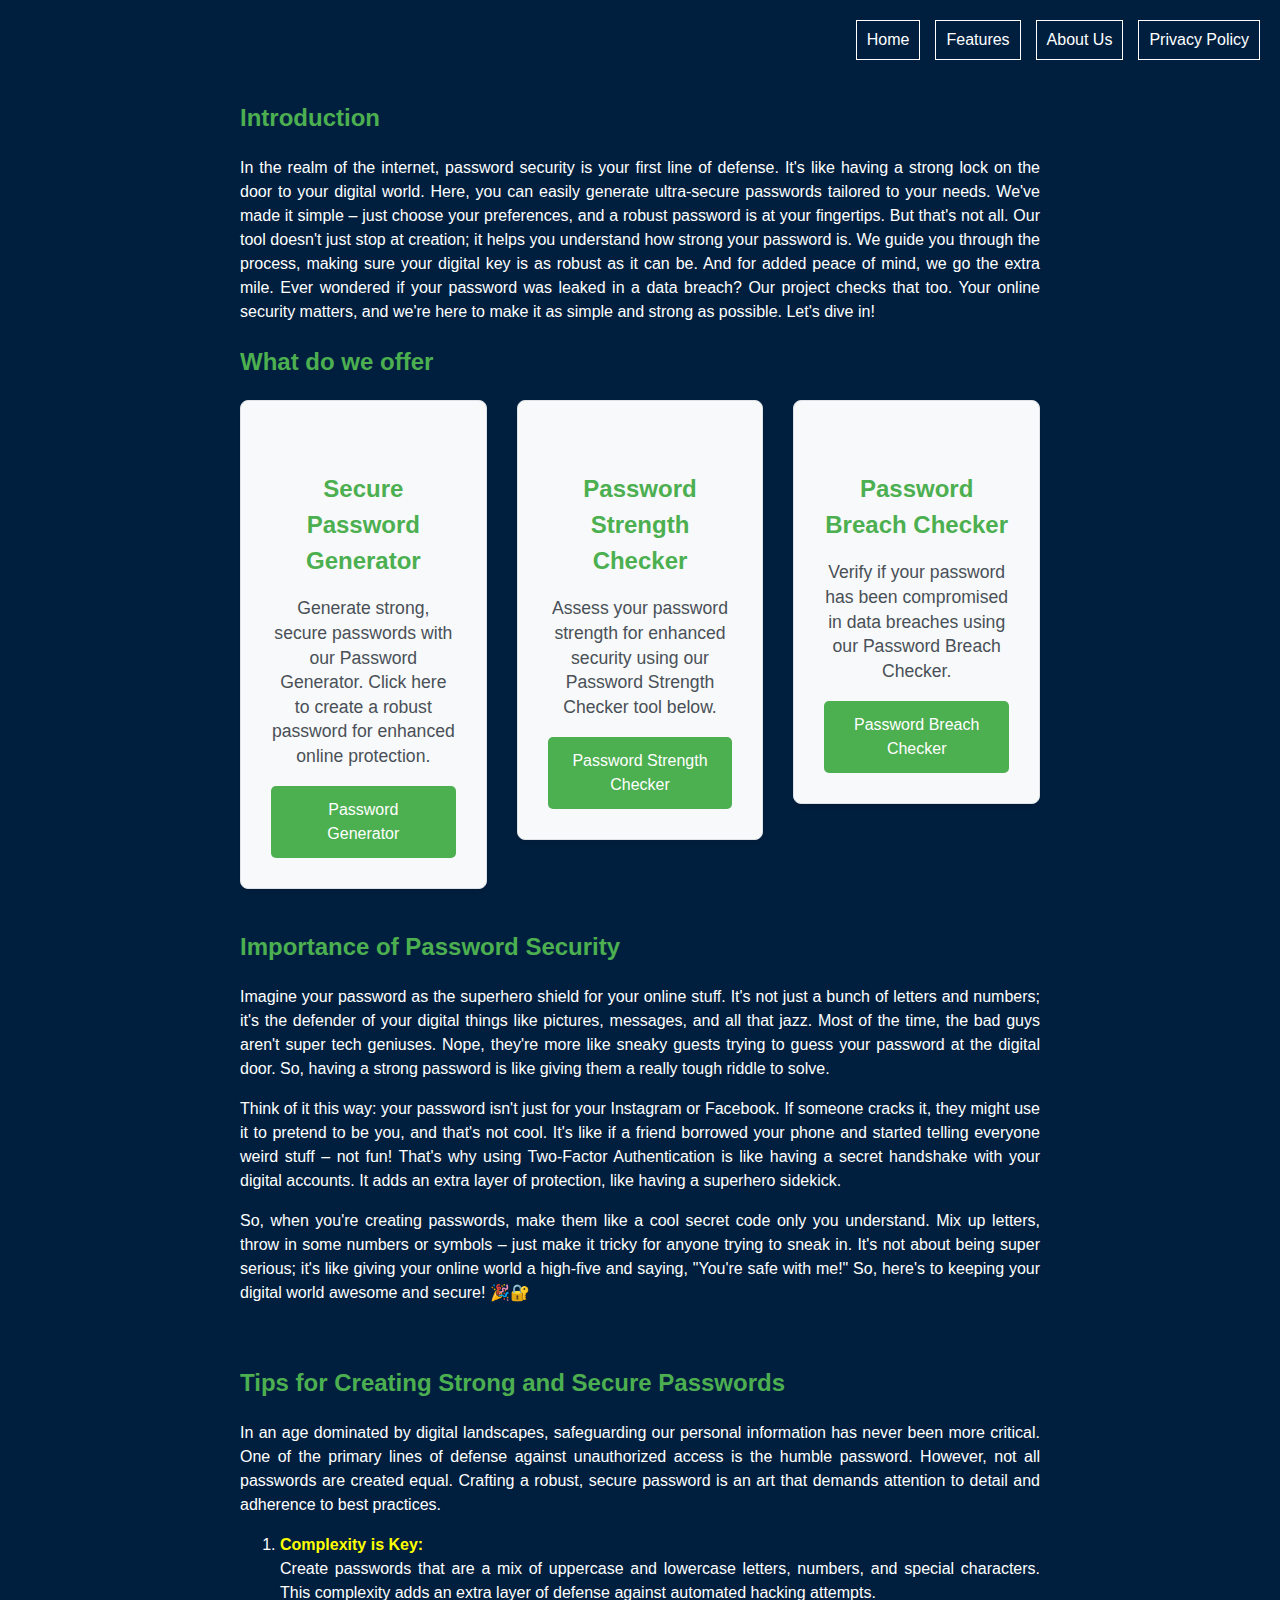
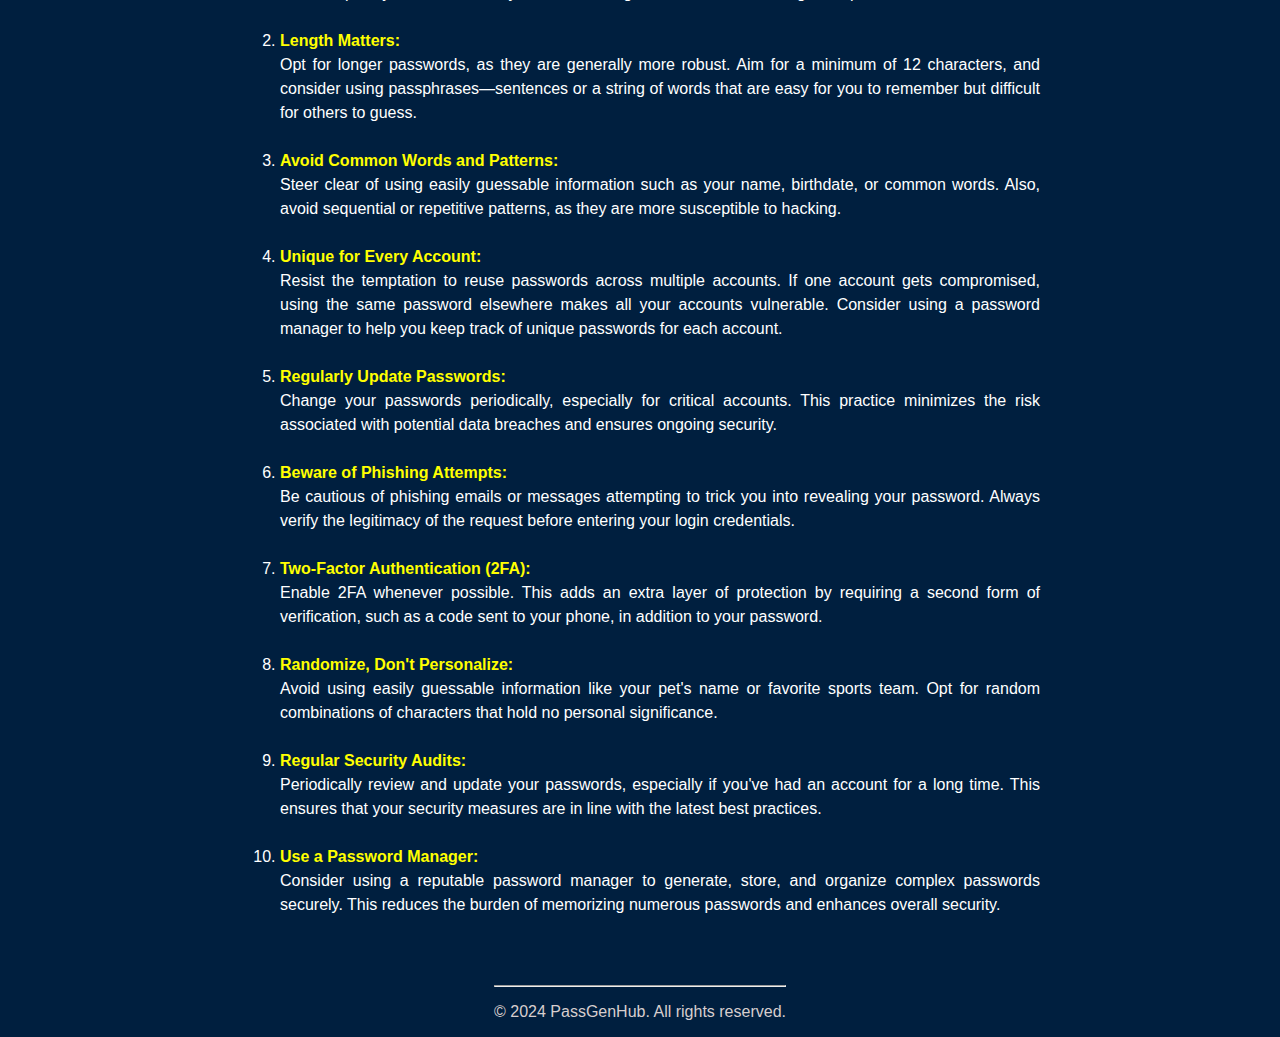
<file: index.html>
<!DOCTYPE html>
<html lang="en">
<head>
    <meta charset="UTF-8">
    <meta name="viewport" content="width=device-width, initial-scale=1.0">
    <link rel="stylesheet" href="home.css">
    <link rel="icon" href="img/home.png" type="image/png">
    <title>Passgen Protector</title>
</head>
<body>
   
    <nav>
        <ul>
            <li><a href="#">Home</a></li>
            <li><a href="features.html">Features</a></li>
            <li><a href="about.html">About Us</a></li>
            <li><a href="privacy.html">Privacy Policy</a></li>
        </ul>
    </nav>

    <section id="starter">
        <h2>Introduction</h2>
        <p>In the realm of the internet, password security is your first line of defense. It's like having a strong lock on the door to your digital world. Here, you can easily generate ultra-secure passwords tailored to your needs. We've made it simple – just choose your preferences, and a robust password is at your fingertips. But that's not all. Our tool doesn't just stop at creation; it helps you understand how strong your password is. We guide you through the process, making sure your digital key is as robust as it can be. And for added peace of mind, we go the extra mile. Ever wondered if your password was leaked in a data breach? Our project checks that too. Your online security matters, and we're here to make it as simple and strong as possible. Let's dive in!</p>

        <h2>What do we offer</h2>
        <div id="offers" class="row mt-2">
            <div class="col-md-4">
                <div class="card">
                    <div class="card-body">
                        <h5 class="card-title">Secure Password Generator</h5>
                        <p class="card-text">Generate strong, secure passwords with our Password Generator. Click here to create a robust password for enhanced online protection.</p>
                        <a href="pw generator.html" class="btn btn-primary">Password Generator</a>
                    </div>
                </div>
            </div>
            <div class="col-md-4">
                <div class="card">
                    <div class="card-body">
                        <h5 class="card-title">Password Strength Checker</h5>
                        <p class="card-text">Assess your password strength for enhanced security using our Password Strength Checker tool below.</p>
                        <a href="checker.html" class="btn btn-primary">Password Strength Checker</a>
                    </div>
                </div>
            </div>
            <div class="col-md-4">
                <div class="card"> 
                    <div class="card-body">
                        <h5 class="card-title">Password Breach Checker</h5>
                        <p class="card-text">Verify if your password has been compromised in data breaches using our Password Breach Checker. </p>
                        <a href="checker.html" class="btn btn-primary">Password Breach Checker</a>
                    </div>
                </div>
            </div>
        </div>
        
        <h2>Importance of Password Security</h2>
        <p>Imagine your password as the superhero shield for your online stuff. It's not just a bunch of letters and numbers; it's the defender of your digital things like pictures, messages, and all that jazz. Most of the time, the bad guys aren't super tech geniuses. Nope, they're more like sneaky guests trying to guess your password at the digital door. So, having a strong password is like giving them a really tough riddle to solve.</p>

           <p>Think of it this way: your password isn't just for your Instagram or Facebook. If someone cracks it, they might use it to pretend to be you, and that's not cool. It's like if a friend borrowed your phone and started telling everyone weird stuff – not fun! That's why using Two-Factor Authentication is like having a secret handshake with your digital accounts. It adds an extra layer of protection, like having a superhero sidekick. </p>
            
           <p> So, when you're creating passwords, make them like a cool secret code only you understand. Mix up letters, throw in some numbers or symbols – just make it tricky for anyone trying to sneak in. It's not about being super serious; it's like giving your online world a high-five and saying, "You're safe with me!" So, here's to keeping your digital world awesome and secure! 🎉🔐</p>
        <br>
        <h2>Tips for Creating Strong and Secure Passwords</h2>
        <p><p>In an age dominated by digital landscapes, safeguarding our personal information has never been more critical. One of the primary lines of defense against unauthorized access is the humble password. However, not all passwords are created equal. Crafting a robust, secure password is an art that demands attention to detail and adherence to best practices.</p></p>

       
        <ol>
            <li><strong class="yellow-text">Complexity is Key:</strong> <br> Create passwords that are a mix of uppercase and lowercase letters, numbers, and special characters. This complexity adds an extra layer of defense against automated hacking attempts.</li> <br>

            <li><strong class="yellow-text">Length Matters:</strong> <br> Opt for longer passwords, as they are generally more robust. Aim for a minimum of 12 characters, and consider using passphrases—sentences or a string of words that are easy for you to remember but difficult for others to guess.</li> <br>

            <li><strong class="yellow-text">Avoid Common Words and Patterns:</strong> <br> Steer clear of using easily guessable information such as your name, birthdate, or common words. Also, avoid sequential or repetitive patterns, as they are more susceptible to hacking.</li> <br>

            <li><strong class="yellow-text">Unique for Every Account:</strong> <br> Resist the temptation to reuse passwords across multiple accounts. If one account gets compromised, using the same password elsewhere makes all your accounts vulnerable. Consider using a password manager to help you keep track of unique passwords for each account.</li> <br>

            <li><strong class="yellow-text">Regularly Update Passwords:</strong> <br> Change your passwords periodically, especially for critical accounts. This practice minimizes the risk associated with potential data breaches and ensures ongoing security.</li> <br>

            <li><strong class="yellow-text">Beware of Phishing Attempts:</strong> <br> Be cautious of phishing emails or messages attempting to trick you into revealing your password. Always verify the legitimacy of the request before entering your login credentials.</li> <br>

            <li><strong class="yellow-text">Two-Factor Authentication (2FA):</strong> <br> Enable 2FA whenever possible. This adds an extra layer of protection by requiring a second form of verification, such as a code sent to your phone, in addition to your password.</li> <br>

            <li><strong class="yellow-text">Randomize, Don't Personalize:</strong> <br> Avoid using easily guessable information like your pet's name or favorite sports team. Opt for random combinations of characters that hold no personal significance.</li> <br>

            <li><strong class="yellow-text">Regular Security Audits:</strong> <br> Periodically review and update your passwords, especially if you've had an account for a long time. This ensures that your security measures are in line with the latest best practices.</li> <br>

            <li><strong class="yellow-text">Use a Password Manager:</strong> <br> Consider using a reputable password manager to generate, store, and organize complex passwords securely. This reduces the burden of memorizing numerous passwords and enhances overall security.</li> <br>
        </ol>
    </section>

    <footer> 
      <hr>  <p>&copy; 2024 PassGenHub. All rights reserved.</p>
    </footer>


</body>
</html>
</file>
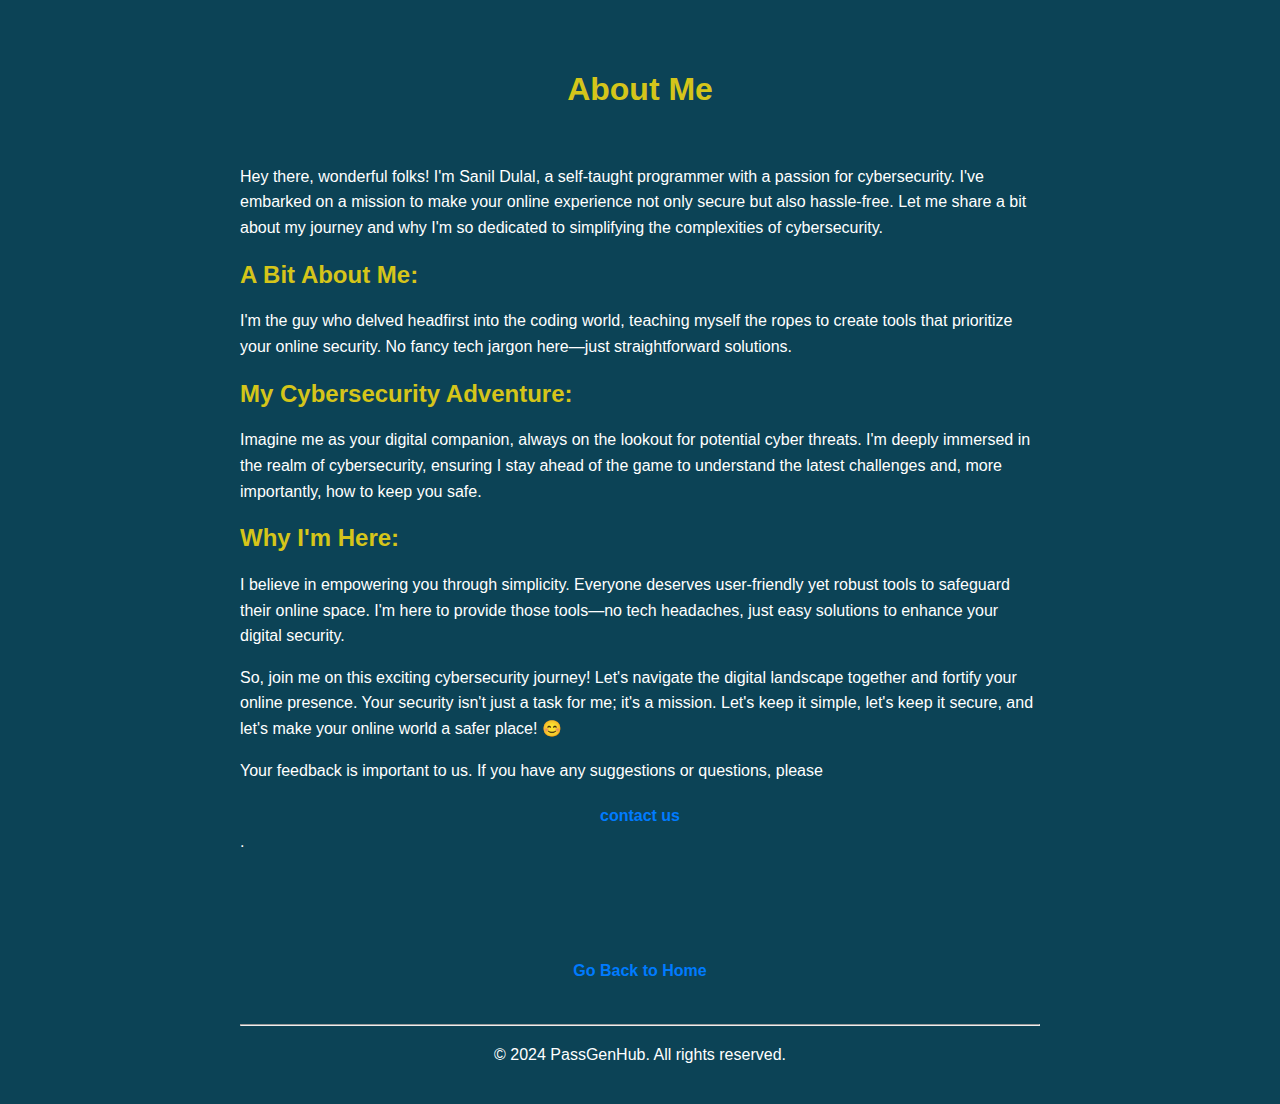
<file: about.html>
<!DOCTYPE html>
<html lang="en">
<head>
    <meta charset="UTF-8">
    <meta name="viewport" content="width=device-width, initial-scale=1.0">
    <title>About Me</title>
    <link rel="icon" href="img/takeoveraboutme.jpg" type="image/png">
    <link rel="stylesheet" href="about.css">
</head>
<body>

    <div class="container">
        <h1>About Me</h1> <br> 

        <p>Hey there, wonderful folks! I'm Sanil Dulal, a self-taught programmer with a passion for cybersecurity. I've embarked on a mission to make your online experience not only secure but also hassle-free. Let me share a bit about my journey and why I'm so dedicated to simplifying the complexities of cybersecurity.</p>

<h2>A Bit About Me:</h2>
<p>I'm the guy who delved headfirst into the coding world, teaching myself the ropes to create tools that prioritize your online security. No fancy tech jargon here—just straightforward solutions.</p>

<h2>My Cybersecurity Adventure:</h2>
<p>Imagine me as your digital companion, always on the lookout for potential cyber threats. I'm deeply immersed in the realm of cybersecurity, ensuring I stay ahead of the game to understand the latest challenges and, more importantly, how to keep you safe.</p>

<h2>Why I'm Here:</h2>
<p>I believe in empowering you through simplicity. Everyone deserves user-friendly yet robust tools to safeguard their online space. I'm here to provide those tools—no tech headaches, just easy solutions to enhance your digital security. </p>

<p>So, join me on this exciting cybersecurity journey! Let's navigate the digital landscape together and fortify your online presence. Your security isn't just a task for me; it's a mission. Let's keep it simple, let's keep it secure, and let's make your online world a safer place! 😊 <p>Your feedback is important to us. If you have any suggestions or questions, please <a href="mailto:your-sanildulal187@gmail.com">contact us</a>. </p>
        <br> <br> <br> <br>

    <a href="index.html">Go Back to Home</a> <style>a {
        display: block;
        text-align: center;
        margin-top: 20px; 
        color: #007bff; 
        text-decoration: none; 
        font-weight: bold; 
      }
      </style>  <br> <br>

<footer><hr>
    <p>&copy; 2024 PassGenHub. All rights reserved.</p> 
</footer>

</body>
</html>
</file>
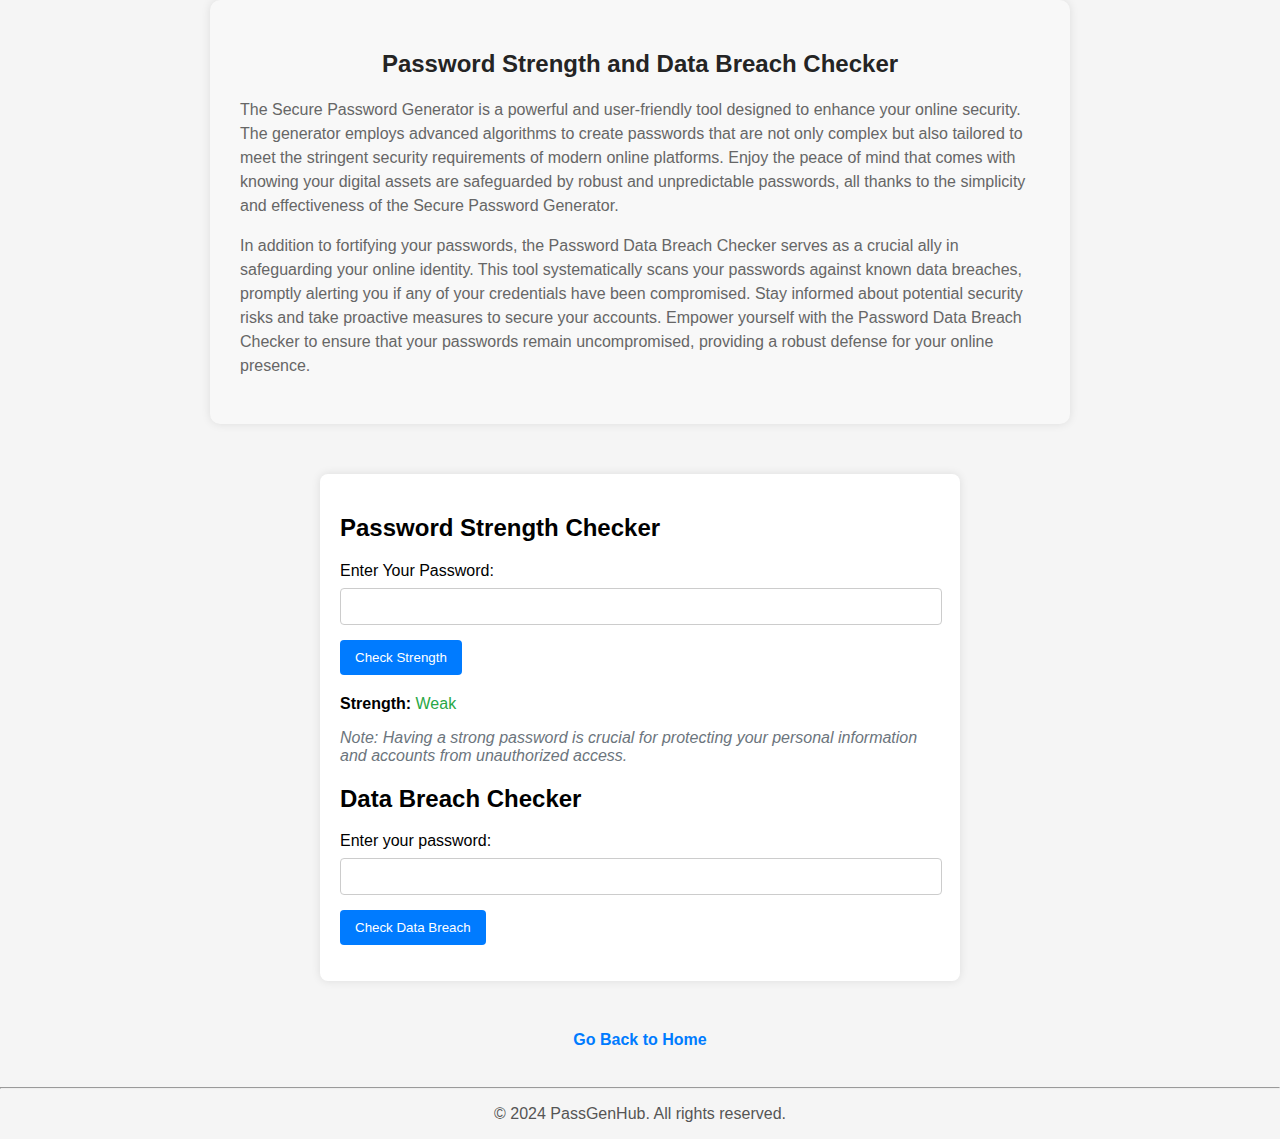
<file: checker.html>
<!DOCTYPE html>
<html lang="en">
<head>
    <meta charset="UTF-8">
    <meta name="viewport" content="width=device-width, initial-scale=1.0">
    <link rel="stylesheet" href="checker.css">
    <link rel="icon" href="img/password.png" type="image/png">
    <title>Password Strength and Data Breach Checker</title>
    
</head>
<body>

    <section id="pwgen">
        <h2>Password Strength and Data Breach Checker</h2>
        <p>The Secure Password Generator is a powerful and user-friendly tool designed to enhance your online security. The generator employs advanced algorithms to create passwords that are not only complex but also tailored to meet the stringent security requirements of modern online platforms. Enjoy the peace of mind that comes with knowing your digital assets are safeguarded by robust and unpredictable passwords, all thanks to the simplicity and effectiveness of the Secure Password Generator.</p>
        <p>In addition to fortifying your passwords, the Password Data Breach Checker serves as a crucial ally in safeguarding your online identity. This tool systematically scans your passwords against known data breaches, promptly alerting you if any of your credentials have been compromised. Stay informed about potential security risks and take proactive measures to secure your accounts. Empower yourself with the Password Data Breach Checker to ensure that your passwords remain uncompromised, providing a robust defense for your online presence.</p>
        </section>


        <div class="container">
            <h2>Password Strength Checker</h2>
            <label for="password">Enter Your Password:</label>
            <div style="position: relative;">
                <input type="password" id="password" name="password" oninput="togglePasswordButton('password', 'toggle-text')">
                <span style="cursor: pointer; position: absolute; top: 50%; transform: translateY(-50%); right: 5px; display: none;" id="toggle-text" onclick="togglePasswordVisibility('password', 'toggle-text')">Show</span>
            </div>
    
            <button onclick="checkPasswordStrength()">Check Strength</button>
            <div id="strength-result" class="password-strength">
                <span class="label">Strength: </span>
                <span id="strength-text">Weak</span>
            </div>
    
            <p id="strength-note" class="note">Note: Having a strong password is crucial for protecting your personal information and accounts from unauthorized access.</p>
    
            <h2>Data Breach Checker</h2>
            <label for="password-data-breach">Enter your password:</label>
            <div style="position: relative;">
                <input type="password" id="password-data-breach" oninput="togglePasswordButton('password-data-breach', 'toggle-text-breach')">
                <span style="cursor: pointer; position: absolute; top: 50%; transform: translateY(-50%); right: 5px; display: none;" id="toggle-text-breach" onclick="togglePasswordVisibility('password-data-breach', 'toggle-text-breach')">Show</span>
            </div>
    
            <button onclick="checkDataBreach()">Check Data Breach</button>
            <p id="result-breach" class="breach-result"></p>
        </div>

      

    <script src="combined.js"></script>

    <nav>
        <a href="index.html">Go Back to Home</a>
        <style>
            a {
                display: block;
                text-align: center;
                margin-top: 20px;
                color: #007bff;
                text-decoration: none;
                font-weight: bold;
      
            }
        </style>
    </nav>
    

      
      <br>
      <footer> <hr>
        <p>&copy; 2024 PassGenHub. All rights reserved.</p>
    </footer>
    
</body>
</body>
</html>
</file>
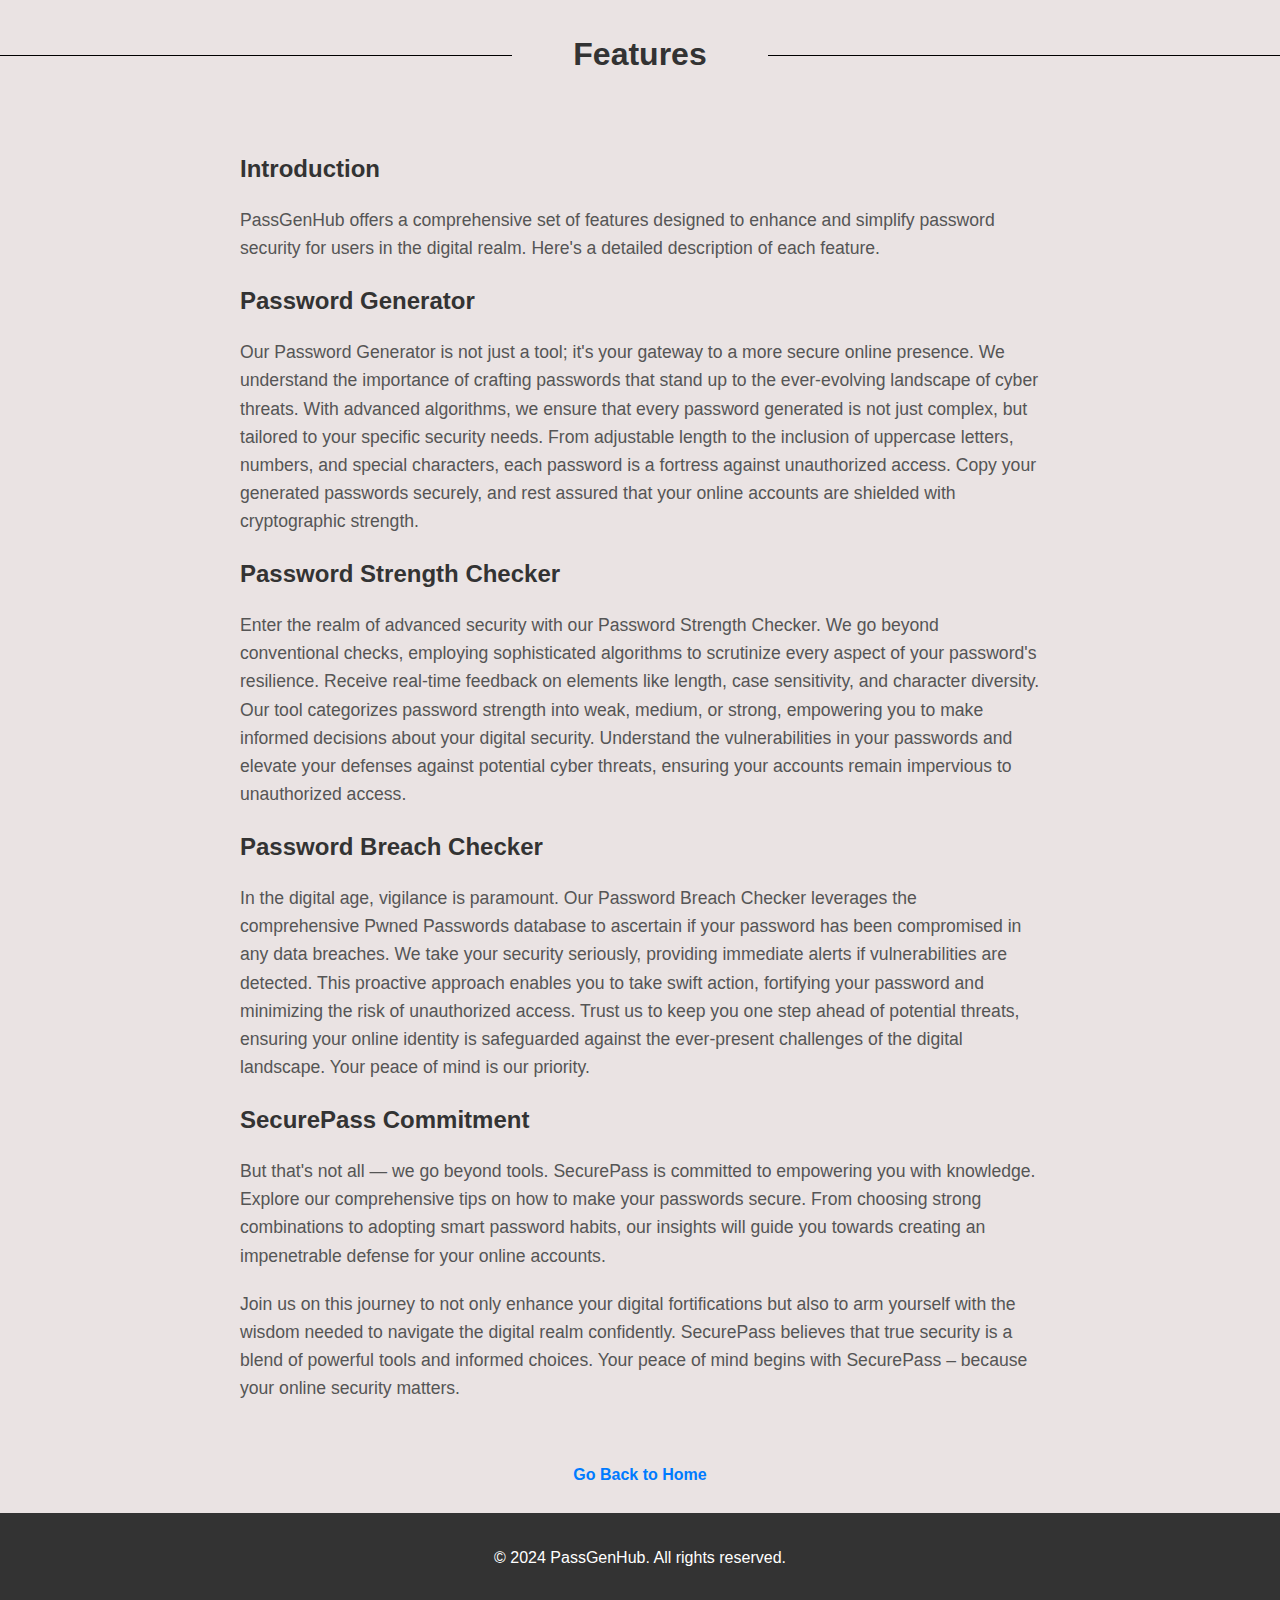
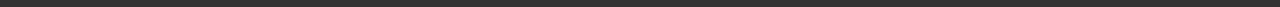
<file: features.html>
<!DOCTYPE html>
<html lang="en">
<head>
    <meta charset="UTF-8">
    <meta name="viewport" content="width=device-width, initial-scale=1.0">
    <link rel="stylesheet" href="features.css">
    <link rel="icon" href="img/features.png" type="image/png">
    <title>Features</title>
</head>
<body>
    <header>
        <h1>Features</h1>
    </header>

    
    <section>    
    <h2>Introduction</h2>
    <p>
      PassGenHub offers a comprehensive set of features designed to enhance and simplify password security for users in the digital realm. Here's a detailed description of each feature.</p>
      
        <h2>Password Generator</h2>
        <p>
            Our Password Generator is not just a tool; it's your gateway to a more secure online presence. We understand the importance of crafting passwords that stand up to the ever-evolving landscape of cyber threats. With advanced algorithms, we ensure that every password generated is not just complex, but tailored to your specific security needs. From adjustable length to the inclusion of uppercase letters, numbers, and special characters, each password is a fortress against unauthorized access. Copy your generated passwords securely, and rest assured that your online accounts are shielded with cryptographic strength.
        </p>

        <h2>Password Strength Checker</h2>
        <p>
            Enter the realm of advanced security with our Password Strength Checker. We go beyond conventional checks, employing sophisticated algorithms to scrutinize every aspect of your password's resilience. Receive real-time feedback on elements like length, case sensitivity, and character diversity. Our tool categorizes password strength into weak, medium, or strong, empowering you to make informed decisions about your digital security. Understand the vulnerabilities in your passwords and elevate your defenses against potential cyber threats, ensuring your accounts remain impervious to unauthorized access.
        </p>

        <h2>Password Breach Checker</h2>
        <p>
            In the digital age, vigilance is paramount. Our Password Breach Checker leverages the comprehensive Pwned Passwords database to ascertain if your password has been compromised in any data breaches. We take your security seriously, providing immediate alerts if vulnerabilities are detected. This proactive approach enables you to take swift action, fortifying your password and minimizing the risk of unauthorized access. Trust us to keep you one step ahead of potential threats, ensuring your online identity is safeguarded against the ever-present challenges of the digital landscape. Your peace of mind is our priority.
        </p>

        <h2>SecurePass Commitment</h2>
        <p>
            But that's not all — we go beyond tools. SecurePass is committed to empowering you with knowledge. Explore our comprehensive tips on how to make your passwords secure. From choosing strong combinations to adopting smart password habits, our insights will guide you towards creating an impenetrable defense for your online accounts.
        </p>

        <p>
            Join us on this journey to not only enhance your digital fortifications but also to arm yourself with the wisdom needed to navigate the digital realm confidently. SecurePass believes that true security is a blend of powerful tools and informed choices. Your peace of mind begins with SecurePass – because your online security matters.
        </p>
    </section>

    <a href="index.html">Go Back to Home</a> <style>a {
        display: block;
        text-align: center;
        margin-top: 20px; 
        color: #007bff; 
        text-decoration: none; 
        font-weight: bold; 
      }
      </style>

<br>
    <footer> 
        <p>&copy; 2024 PassGenHub. All rights reserved.</p>
    </footer>
</body>
</html>
</file>
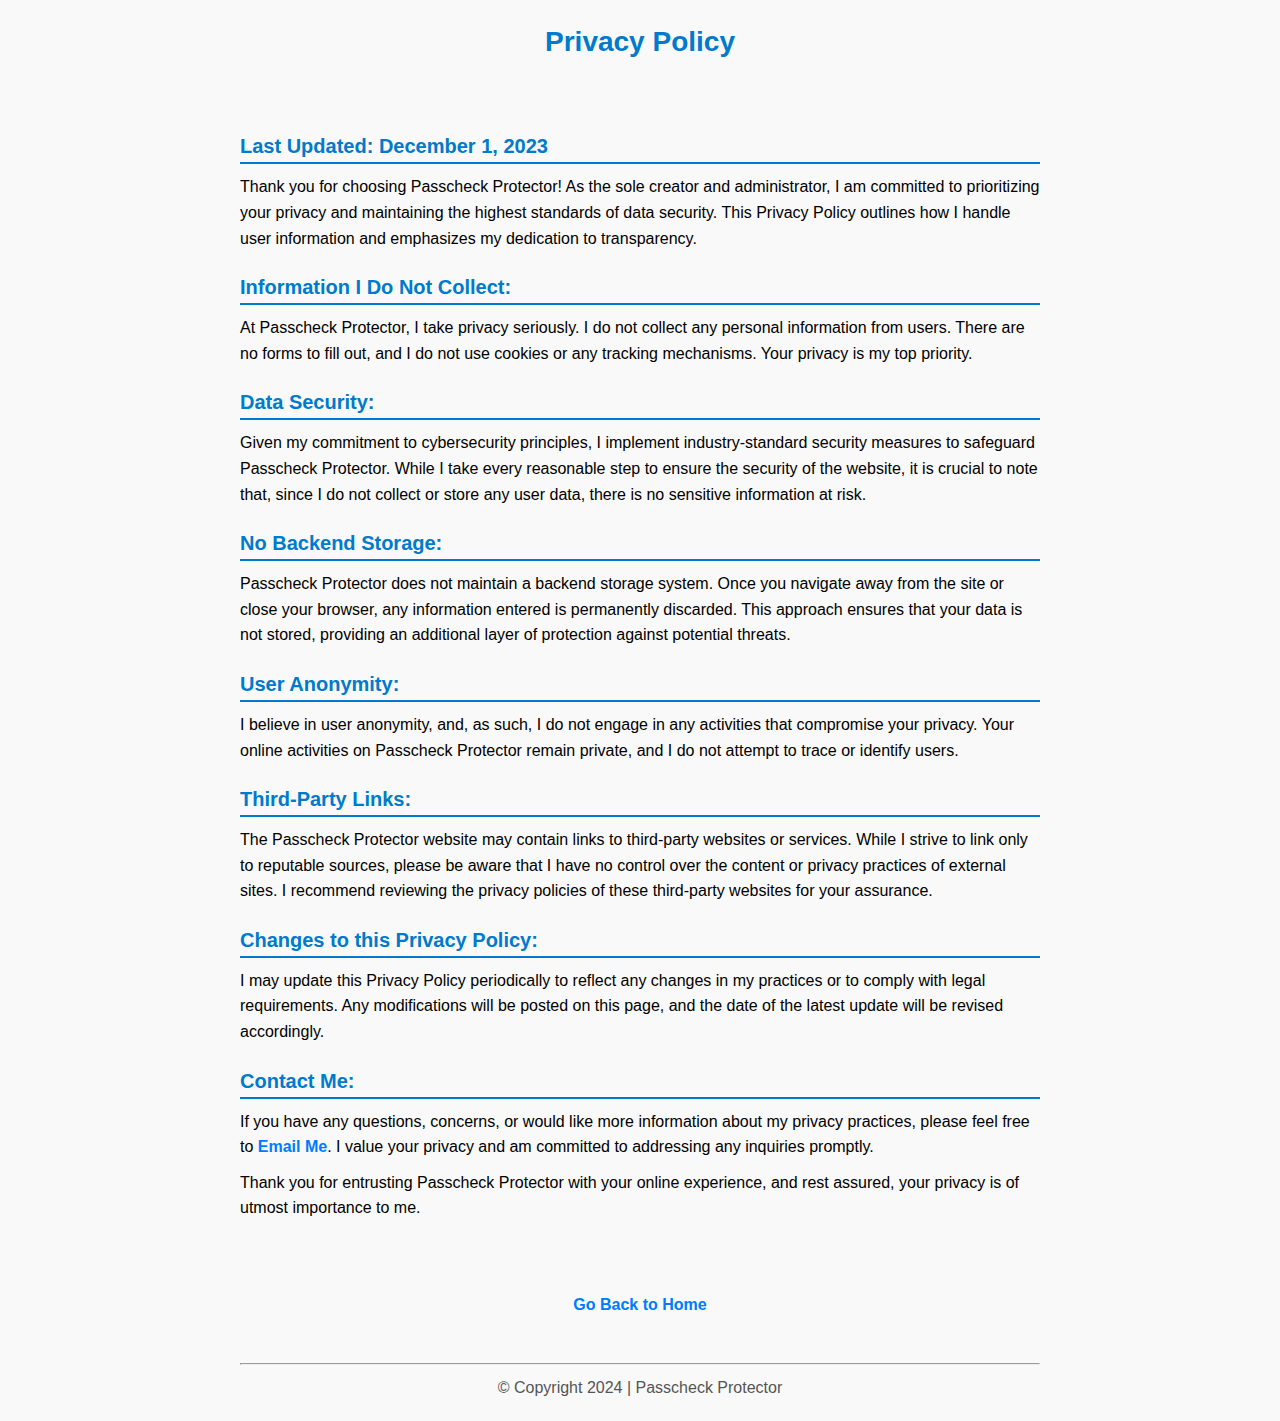
<file: privacy.html>
<!DOCTYPE html>
<html>

<head>
    <meta charset="UTF-8">
    <title>Privacy Policy</title>
    <link rel="stylesheet" type="text/css" href="privacy.css">
    <link rel="icon" href="img/privacypolicy.png" type="image/png">
</head>

<body>
    <h1>Privacy Policy</h1> <br>
    <h2>Last Updated: December 1, 2023</h2>

    <p>Thank you for choosing Passcheck Protector! As the sole creator and administrator, I am committed to prioritizing your privacy and maintaining the highest standards of data security. This Privacy Policy outlines how I handle user information and emphasizes my dedication to transparency.</p>

    <h2>Information I Do Not Collect:</h2>

    <p>At Passcheck Protector, I take privacy seriously. I do not collect any personal information from users. There are no forms to fill out, and I do not use cookies or any tracking mechanisms. Your privacy is my top priority.</p>

    <h2>Data Security:</h2>

    <p>Given my commitment to cybersecurity principles, I implement industry-standard security measures to safeguard Passcheck Protector. While I take every reasonable step to ensure the security of the website, it is crucial to note that, since I do not collect or store any user data, there is no sensitive information at risk.</p>

    <h2>No Backend Storage:</h2>

    <p>Passcheck Protector does not maintain a backend storage system. Once you navigate away from the site or close your browser, any information entered is permanently discarded. This approach ensures that your data is not stored, providing an additional layer of protection against potential threats.</p>

    <h2>User Anonymity:</h2>

    <p>I believe in user anonymity, and, as such, I do not engage in any activities that compromise your privacy. Your online activities on Passcheck Protector remain private, and I do not attempt to trace or identify users.</p>

    <h2>Third-Party Links:</h2>

    <p>The Passcheck Protector website may contain links to third-party websites or services. While I strive to link only to reputable sources, please be aware that I have no control over the content or privacy practices of external sites. I recommend reviewing the privacy policies of these third-party websites for your assurance.</p>

    <h2>Changes to this Privacy Policy:</h2>

    <p>I may update this Privacy Policy periodically to reflect any changes in my practices or to comply with legal requirements. Any modifications will be posted on this page, and the date of the latest update will be revised accordingly.</p>

    <h2>Contact Me:</h2>

    <p>If you have any questions, concerns, or would like more information about my privacy practices, please feel free to <a href="mailto:sanildulal187@gmail.com" style="display:inline;">Email Me</a>. I value your privacy and am committed to addressing any inquiries promptly.</p>
<p>Thank you for entrusting Passcheck Protector with your online experience, and rest assured, your privacy is of utmost importance to me.</p>

    <br>
    <br>

    <a href="index.html">Go Back to Home</a> <style>a {
        display: block;
        text-align: center;
        margin-top: 20px; 
        color: #007bff; 
        text-decoration: none; 
        font-weight: bold; 
      }
      </style>
<br>
    <footer> <hr>
        <p>&copy; Copyright 2024 | Passcheck Protector</p>
    </footer>

</body>

</html>
</file>
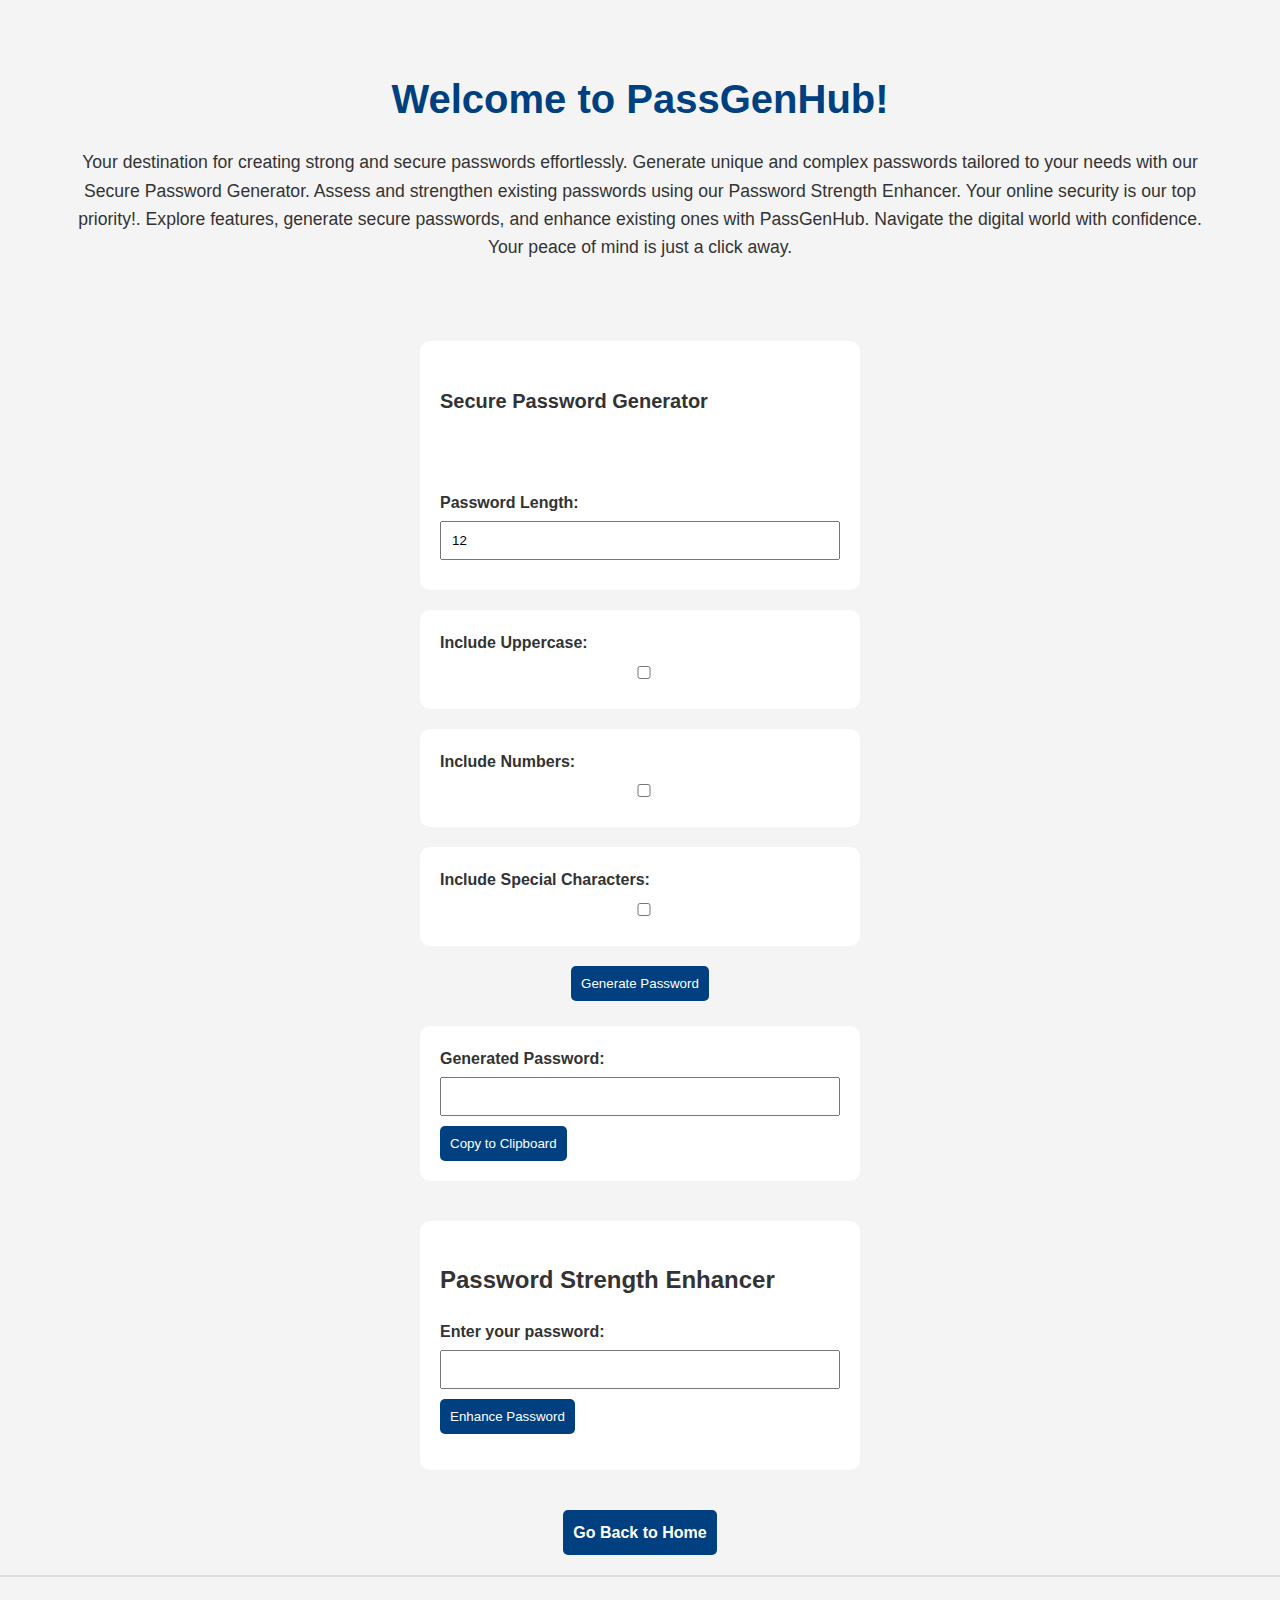
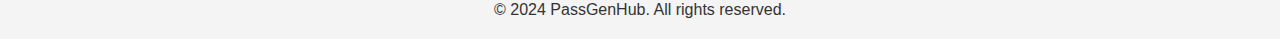
<file: pw generator.html>
<!DOCTYPE html>
<html lang="en">
<head>
    <meta charset="UTF-8">
    <meta name="viewport" content="width=device-width, initial-scale=1.0">
    <link rel="stylesheet" href="style.css">
    <link rel="icon" href="img/password.png" type="image/png">
    <title>PassGenHub - Secure Password Generator</title>
</head>
<body>

    <header>
        <h1>Welcome to PassGenHub!</h1>
        <p>Your destination for creating strong and secure passwords effortlessly. Generate unique and complex passwords tailored to your needs with our Secure Password Generator. Assess and strengthen existing passwords using our Password Strength Enhancer. Your online security is our top priority!. Explore features, generate secure passwords, and enhance existing ones with PassGenHub. Navigate the digital world with confidence. Your peace of mind is just a click away.</p>
    </header>
    


    <main>
        <section id="generator">
        <h2><strong style="font-size: 20px;">Secure Password Generator</strong></h2> <br> <br>
            <label for="passwordLength">Password Length:</label>
            <input type="number" id="passwordLength" min="8" max="64" value="12">
        </section>

        <section>
            <label for="includeUppercase">Include Uppercase:</label>
            <input type="checkbox" id="includeUppercase">
        </section>

        <section>
            <label for="includeNumbers">Include Numbers:</label>
            <input type="checkbox" id="includeNumbers">
        </section>

        <section>
            <label for="includeSpecialChars">Include Special Characters:</label>
            <input type="checkbox" id="includeSpecialChars">
        </section>

        <button onclick="generatePassword()">Generate Password</button> <br>

        <section>
            <label for="generatedPassword">Generated Password:</label>
            <input type="text" id="generatedPassword" readonly>
            <button onclick="copyToClipboard()">Copy to Clipboard</button>
        </section>
    </main>

    <section id="enhancer">
        <h2>Password Strength Enhancer</h2>
        <label for="inputPassword">Enter your password:</label>
        <input type="password" id="inputPassword">
        <button onclick="enhancePassword()">Enhance Password</button>
        <p id="output"></p>
    </section>

    <nav>
        <a href="index.html">Go Back to Home</a>
        <style>
            a {
                display: block;
                text-align: center;
                margin-top: 20px;
                color: #007bff;
                text-decoration: none;
                font-weight: bold;
      
            }
        </style>
    </nav>

   
    <footer>
        <hr>
        <p>&copy; 2024 PassGenHub. All rights reserved.</p>
    </footer>

    
    <script src="pwgenerator.js"></script>
</body>
</html>
</file>
<file: home.css>
body {
    font-family: 'Arial', sans-serif;
    text-align: center;
    margin: 0;
    background-color: #001f3f; 
    color: #fff; 
    padding: 20px;
    box-sizing: border-box;
    display: flex;
    flex-direction: column;
    align-items: center;
    justify-content: flex-start; 
    height: 100vh;
}

header {
    width: 100%;
    position: fixed;
    top: 0;
    background-color: #001f3f; 
    display: flex;
    justify-content: space-between;
    align-items: center;
    padding: 20px;
    z-index: 1;
}

nav ul {
    list-style: none;
    padding: 0;
    margin: 0;
    display: flex;
}

nav li {
    margin-left: 15px; 
}

nav {
    margin-left: auto; 
}

nav a {
    text-decoration: none;
    color: #fff;
    display: block;
    padding: 10px;
    border: 1px solid #fff;
    transition: background-color 0.3s ease;
}

nav a:hover {
    background-color: #fff;
    color: #001f3f;
}

h2 {
    color: #4CAF50;
    margin: 25;
}

#starter {
    line-height: 1.5;
    margin-top: 20px; 
    max-width: 800px; 
    text-align: justify; 
    align-self: center; 
    width: 100%; 
    box-sizing: border-box; 
}



#offers {
    max-width: 800px;
    margin: 0 auto;
    text-align: center;
}


#offers {
    max-width: 1000px; 
    margin: 0 auto;
    text-align: center;
}


.row {
    display: flex;
    justify-content: space-between;
    margin-top: 20px;
}


.col-md-4 {
    flex: 0 0 calc(33.3333% - 20px); 
    box-sizing: border-box;
    margin-bottom: 20px;
}

.card {
    background-color: #f8f9fa; 
    border: 1px solid #dee2e6; 
    border-radius: 8px;
    box-shadow: 0 4px 8px rgba(0, 0, 0, 0.1);
    transition: transform 0.3s ease-in-out; 
}

.card:hover {
    transform: scale(1.05); 
}

.card-body {
    padding: 30px; 
}

.card-title {
    color: #4CAF50;
    font-size: 1.5em; 
    margin-bottom: 10px; 
}

.card-text {
    color: #495057;
    font-size: 1.1em; 
    line-height: 1.4; 
}

.btn-primary {
    background-color: #4CAF50;
    color: #fff;
    text-decoration: none;
    padding: 12px 24px; 
    border-radius: 5px;
    display: inline-block;
    transition: background-color 0.3s ease-in-out; 
}

.btn-primary:hover {
    background-color: #45a049; 
}

.yellow-text {
    color: yellow;
}

footer {
    margin-top: 20px;
    text-align: center;
    color: #d7cece;
}
</file>
<file: about.css>
body, html {
    height: 100%;
    margin: 0;
    padding: 0;
}

body {
    font-family: 'Arial', sans-serif;
    background-color: rgb(12, 67, 86);
    margin: 0;
    padding: 0;
    display: flex;
    flex-direction: column;
}

.container {
    max-width: 800px;
    margin: 30px auto 50px;
    padding: 20px;
    border-radius: 8px;
}

h1, h2 {
    color: rgb(213, 197, 26);
}

h1 {
    text-align: center;
}

p, li {
    color: #ffffff;
    line-height: 1.6;
}

ul {
    list-style-type: none;
    padding: 0;
}

strong {
    color: #007bff;
}

footer {
    margin-top: auto;
    text-align: center;
    color: #555;
}
</file>
<file: checker.css>
body {
    font-family: 'Arial', sans-serif;
    background-color: #f5f5f5;
    margin: 0;
    padding: 0;
}

.container {
    max-width: 600px;
    margin: 50px auto;
    background-color: #fff;
    padding: 20px;
    border-radius: 8px;
    box-shadow: 0 0 10px rgba(0, 0, 0, 0.1);
}

h1 {
    color: #333;
}

label {
    display: block;
    margin-bottom: 8px;
}

input {
    width: calc(100% - 20px); 
    padding: 10px;
    margin-bottom: 15px;
    border: 1px solid #ccc;
    border-radius: 4px;
}

button {
    background-color: #007BFF;
    color: #fff;
    padding: 10px 15px;
    border: none;
    border-radius: 4px;
    cursor: pointer;
}

button:hover {
    background-color: #0056b3;
}

.password-strength,
.password-breach {
    margin-top: 20px;
}

.label {
    font-weight: bold;
}

#strength-text {
    color: #28a745;
}

#breach-text {
    color: #dc3545; 
}

.note {
    color: #6c757d;
    font-style: italic;
}


#pwgen {
    max-width: 800px; 
    margin: 0 auto; 
    padding: 20px; 
    background-color: #f8f8f8; 
    border-radius: 10px; 
    box-shadow: 0 0 10px rgba(0, 0, 0, 0.1); 
  }
  
  #pwgen h2 {
    color: #242424; 
    text-align: center;
  }
  
  #pwgen p {
    color: #666; 
    line-height: 1.5; 
  }
  
 
  #pwgen a {
    color: #007bff; 
    text-decoration: underline; 
  }
  
  
  @media (min-width: 768px) {
    #pwgen {
      padding: 30px; 
    }
  }
  
  footer {
    margin-top: 20px;
    text-align: center;
    color: #555;
}
</file>
<file: features.css>
body {
    font-family: 'Arial', sans-serif;
    line-height: 1.6;
    margin: 0;
    padding: 0;
    background-color: #eae3e3;
    color: #333;
}

header {
    background-color: transparent; 
    color: #333;
    text-align: center;
    padding: 0.5em 0; 
}

h1, h2 {
    color: #333;
}

section {
    max-width: 800px;
    margin: 0 auto;
    padding: 20px;
}

p {
    margin-bottom: 20px;
}


h2 {
    font-size: 1.5em;
    color: #333;
    margin-bottom: 10px;
}

section p {
    font-size: 1.1em;
    color: #555;
}

footer {
    background-color: #333;
    color: #fff;
    text-align: center;
    padding: 1em 0;
}


body {
    overflow-x: hidden; 
}

header {
    text-align: center;
    position: relative;
}

header::before,
header::after {
    content: "";
    position: absolute;
    top: 50%;
    height: 1px;
    background-color: #000; 
}

header::before {
    left: 0; 
    transform: translateX(-50%);
    width: 80%; 
}

header::after {
    right: 0;
    transform: translateX(50%);
    width: 80%; 
}
</file>
<file: privacy.css>
body, h1, h2, p {
    margin: 0;
    padding: 0;
}


body {
    background-color: #f9f9f9;
    font-family: Arial, sans-serif;
    max-width: 800px;
    margin: 0 auto;
    padding: 20px;
    line-height: 1.6;
}

h1 {
    font-size: 28px;
    color: #007acc;
    text-align: center;
    margin-bottom: 20px;
}

h2 {
    font-size: 20px;
    color: #007acc;
    margin-top: 20px;
    margin-bottom: 10px;
    border-bottom: 2px solid #007acc;
}


p {
    font-size: 16px;
    margin-top: 10px;
}


strong {
    font-weight: bold;
}


footer {
    margin-top: 20px;
    text-align: center;
    color: #555;
}
</file>
<file: style.css>
body {
  font-family: 'Arial', sans-serif;
  line-height: 1.6;
  color: #333;
  background-color: #f4f4f4;
  margin: 0;
}

header {
  text-align: center;
  padding: 40px 60px; 
}

header h1 {
  font-size: 2.5em;
  color: #004080;
  margin-bottom: 10px;
}

header p {
  font-size: 1.1em;
  margin-bottom: 20px;
}

main {
  display: flex;
  flex-direction: column;
  align-items: center;
  margin: 20px;
}

section {
  background-color: #fff;
  padding: 20px;
  border-radius: 10px;
  width: 100%;
  max-width: 400px;
  margin-bottom: 20px;
}

label {
  display: block;
  font-weight: bold;
  margin-bottom: 5px;
}

button {
  cursor: pointer;
  background-color: #004080;
  color: #fff;
  border: none;
  border-radius: 5px;
  padding: 10px;
}

button:hover {
  background-color: #002b4d;
}

input[type="text"],
input[type="password"],
input[type="number"],
input[type="checkbox"] {
  width: 100%;
  padding: 10px;
  box-sizing: border-box;
  margin-bottom: 10px;
}

nav {
  text-align: center;
  margin-top: 20px;
}

nav a {
  display: inline-block;
  padding: 10px;
  background-color: #004080;
  color: #fff;
  text-decoration: none;
  border-radius: 5px;
}

nav a:hover {
  background-color: #002b4d;
}

#enhancer {
  margin: 0 auto;
}

footer {
  text-align: center;
  margin-top: 20px;
}

hr {
  border: 1px solid #ddd;
  margin-bottom: 20px;
}
</file>
